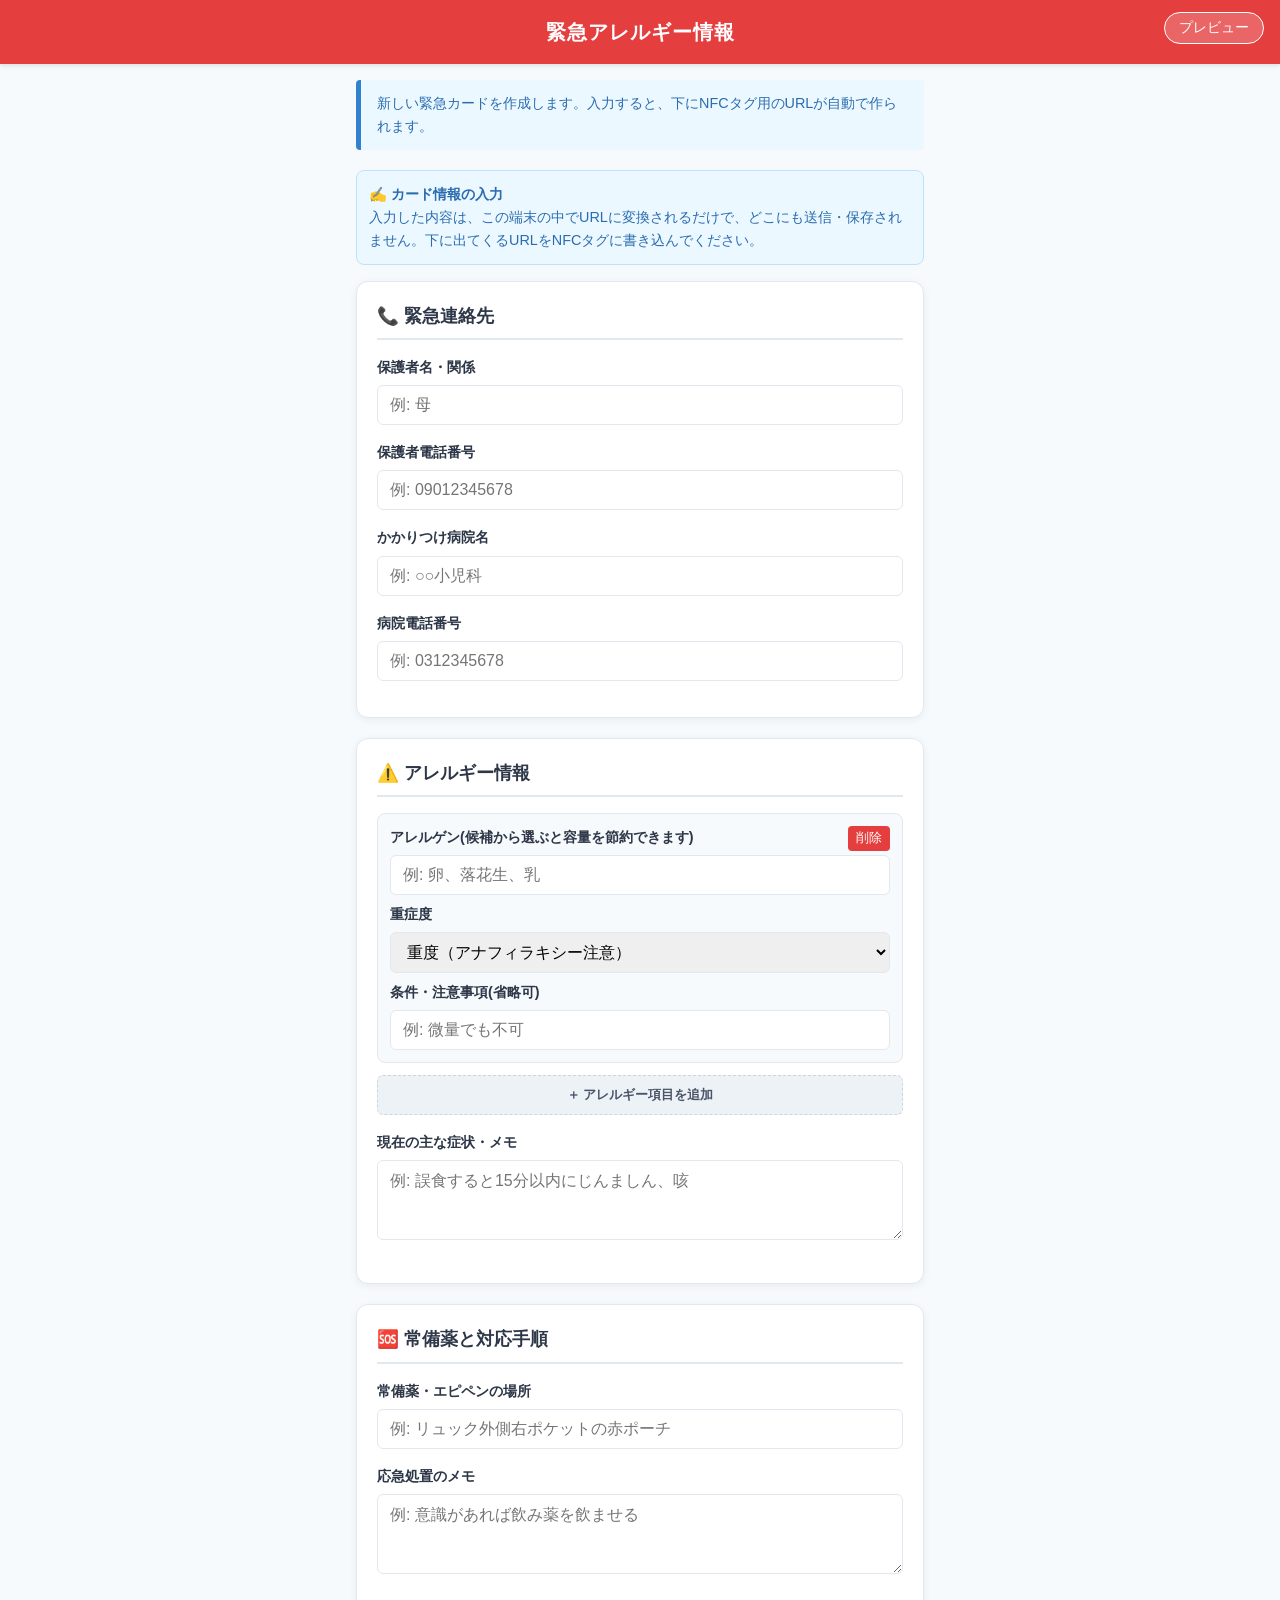
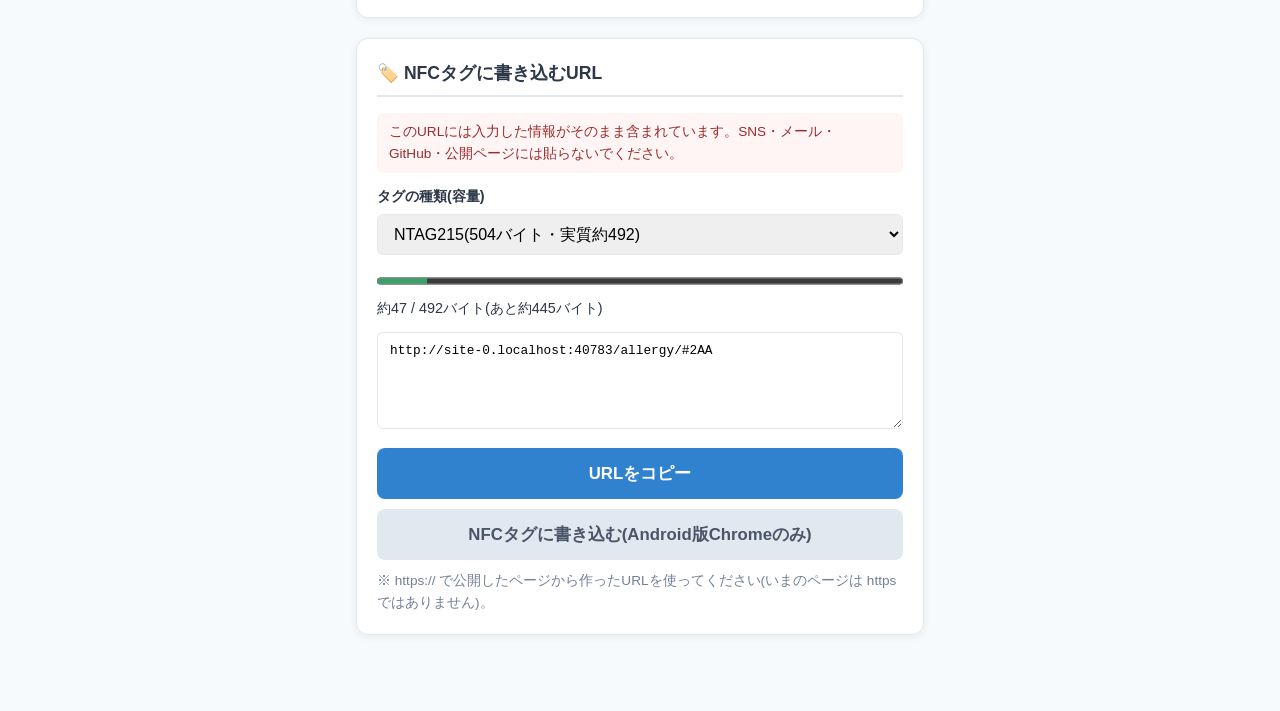
<file: allergy/index.html>
<!DOCTYPE html>
<html lang="ja">
<head>
    <meta charset="UTF-8">
    <meta name="viewport" content="width=device-width, initial-scale=1.0">
    <!-- サーバーのいらない静的ページ。外部通信(connect-src)は一切禁止し、インラインのJS/CSSも使わない -->
    <meta http-equiv="Content-Security-Policy" content="default-src 'none'; script-src 'self'; style-src 'self'; img-src 'self' data:; connect-src 'none'; base-uri 'none'; form-action 'none'">
    <meta name="referrer" content="no-referrer">
    <meta name="robots" content="noindex, nofollow">
    <title>緊急アレルギー情報カード</title>
    <link rel="stylesheet" href="style.css">
</head>
<body>

    <header>
        <h1>緊急アレルギー情報</h1>
        <button id="toggleModeBtn" class="mode-switch-btn hidden" type="button">編集する</button>
    </header>

    <div class="container">

        <div id="systemNotice" class="system-notice hidden"></div>
        <a id="newLink" class="btn-action btn-secondary hidden" href="./">新しいカードを作成する</a>

        <!-- ===== 閲覧画面(タグをかざして開いたときに表示) ===== -->
        <div id="viewMode" class="hidden">
            <a href="tel:119" class="btn-call-119">🚨 救急車を呼ぶ (119番)</a>

            <div class="alert-banner">
                <strong>【緊急時のご協力のお願い】</strong><br>
                本人が倒れたり意識障害・呼吸苦がある場合は、躊躇せず119番通報およびエピペンの使用を行ってください。
            </div>

            <div class="card">
                <div class="card-title">📞 緊急連絡先</div>
                <div class="contact-list">
                    <div class="contact-item">
                        <div>
                            <div class="muted-label">保護者 / 緊急連絡先</div>
                            <div class="bold" id="view-guardian-name">未設定</div>
                        </div>
                        <a id="view-guardian-phone-link" href="#" class="btn-phone">📞 <span id="view-guardian-phone">未設定</span></a>
                    </div>
                    <div class="contact-item">
                        <div>
                            <div class="muted-label">かかりつけ病院</div>
                            <div class="bold" id="view-hospital-name">未設定</div>
                        </div>
                        <a id="view-hospital-phone-link" href="#" class="btn-phone">📞 <span id="view-hospital-phone">未設定</span></a>
                    </div>
                </div>
            </div>

            <div class="card">
                <div class="card-title">⚠️ 主なアレルギーと症状</div>
                <div id="view-allergy-list"></div>
                <div class="symptoms-block">
                    <div class="symptoms-label">現在の主な症状・特記事項：</div>
                    <p id="view-symptoms-text" class="symptoms-text"></p>
                </div>
            </div>

            <div class="card">
                <div class="card-title">🆘 緊急時の対応・薬の場所</div>
                <div class="mb-12">
                    <strong class="step-title-1">【1】症状の確認</strong>
                    <p class="step-body">呼吸苦や意識障害がある場合は、すぐに救急車（119番）を呼んでください。</p>
                </div>
                <div class="mb-12">
                    <strong class="step-title-2">【2】常備薬・エピペンの場所</strong>
                    <p id="view-medicine-location" class="medicine-box"></p>
                </div>
                <div>
                    <strong class="step-title-3">【3】応急処置メモ</strong>
                    <p id="view-response-step3" class="step-body"></p>
                </div>
            </div>

            <div class="card">
                <div class="card-title step-title-1">💉 エピペンの打ち方 <span class="epipen-hint">＊迷ったら打つ！</span></div>
                <ol class="step-list">
                    <li class="step-item">青い安全キャップを外す<br><small class="small-red">（オレンジ色の部分は針が出るので注意）</small></li>
                    <li class="step-item">オレンジ色の先端を太ももの外側に当てる<br><small class="small-gray">（ズボンの厚い縫い目は避ける）</small></li>
                    <li class="step-item">強く押し込む<br><small class="small-gray">（カチッという音で注射開始）</small></li>
                    <li class="step-item">約3秒間押し当てたままにする<br><small class="small-gray">（その後、真っ直ぐ引き抜く）</small></li>
                    <li class="step-item">注射後は患部を軽く数秒さする</li>
                    <li class="step-item"><strong>必ず救急車を呼ぶ</strong></li>
                </ol>
            </div>
        </div>

        <!-- ===== 入力・編集画面 ===== -->
        <div id="editMode" class="hidden">
            <div class="edit-intro">
                ✍️ <strong>カード情報の入力</strong><br>
                入力した内容は、この端末の中でURLに変換されるだけで、どこにも送信・保存されません。下に出てくるURLをNFCタグに書き込んでください。
            </div>

            <form id="allergyForm" autocomplete="off">
                <div class="card">
                    <div class="card-title">📞 緊急連絡先</div>
                    <div class="form-group">
                        <label for="edit-guardian-name">保護者名・関係</label>
                        <input type="text" id="edit-guardian-name" class="form-control" placeholder="例: 母" maxlength="50">
                    </div>
                    <div class="form-group">
                        <label for="edit-guardian-phone">保護者電話番号</label>
                        <input type="tel" id="edit-guardian-phone" class="form-control" placeholder="例: 09012345678" maxlength="20">
                    </div>
                    <div class="form-group">
                        <label for="edit-hospital-name">かかりつけ病院名</label>
                        <input type="text" id="edit-hospital-name" class="form-control" placeholder="例: ○○小児科" maxlength="50">
                    </div>
                    <div class="form-group">
                        <label for="edit-hospital-phone">病院電話番号</label>
                        <input type="tel" id="edit-hospital-phone" class="form-control" placeholder="例: 0312345678" maxlength="20">
                    </div>
                </div>

                <div class="card">
                    <div class="card-title">⚠️ アレルギー情報</div>
                    <div id="edit-allergy-container"></div>
                    <button type="button" class="btn-add" id="addAllergyBtn">＋ アレルギー項目を追加</button>
                    <div class="form-group">
                        <label for="edit-symptoms-text">現在の主な症状・メモ</label>
                        <textarea id="edit-symptoms-text" class="form-control" maxlength="500" placeholder="例: 誤食すると15分以内にじんましん、咳"></textarea>
                    </div>
                </div>

                <div class="card">
                    <div class="card-title">🆘 常備薬と対応手順</div>
                    <div class="form-group">
                        <label for="edit-medicine-location">常備薬・エピペンの場所</label>
                        <input type="text" id="edit-medicine-location" class="form-control" maxlength="200" placeholder="例: リュック外側右ポケットの赤ポーチ">
                    </div>
                    <div class="form-group">
                        <label for="edit-response-step3">応急処置のメモ</label>
                        <textarea id="edit-response-step3" class="form-control" maxlength="500" placeholder="例: 意識があれば飲み薬を飲ませる"></textarea>
                    </div>
                </div>
            </form>

            <div class="card" id="outputPanel">
                <div class="card-title">🏷️ NFCタグに書き込むURL</div>

                <div class="privacy-note">このURLには入力した情報がそのまま含まれています。SNS・メール・GitHub・公開ページには貼らないでください。</div>

                <div class="form-group">
                    <label for="tagType">タグの種類(容量)</label>
                    <select id="tagType" class="form-control">
                        <option value="137">NTAG213(144バイト・実質約137)</option>
                        <option value="492" selected>NTAG215(504バイト・実質約492)</option>
                        <option value="868">NTAG216(888バイト・実質約868)</option>
                    </select>
                </div>

                <progress id="meter" max="492" value="0"></progress>
                <p id="meterText" class="meter-text"></p>

                <textarea id="urlOut" class="form-control url-out" readonly rows="5"></textarea>

                <button type="button" id="copyBtn" class="btn-action btn-primary">URLをコピー</button>
                <button type="button" id="nfcBtn" class="btn-action btn-secondary">NFCタグに書き込む(Android版Chromeのみ)</button>
                <p id="outNotice" class="out-notice"></p>
            </div>
        </div>

    </div>

    <script src="kanji-table.js"></script>
    <script src="codec.js"></script>
    <script src="app.js"></script>
</body>
</html>
</file>
<file: allergy/style.css>
:root {
    --primary-red: #e53e3e;
    --warning-orange: #dd6b20;
    --warning-yellow: #d69e2e;
    --safe-green: #38a169;
    --bg-gray: #f7fafc;
    --card-bg: #ffffff;
    --text-dark: #2d3748;
    --text-muted: #718096;
    --border-color: #e2e8f0;
}
* { box-sizing: border-box; margin: 0; padding: 0; font-family: -apple-system, BlinkMacSystemFont, "Segoe UI", Roboto, "Helvetica Neue", Arial, sans-serif; }
body { background-color: var(--bg-gray); color: var(--text-dark); line-height: 1.6; padding-bottom: 40px; }
header { background-color: var(--primary-red); color: white; text-align: center; padding: 16px 20px; box-shadow: 0 2px 4px rgba(0,0,0,0.1); position: sticky; top: 0; z-index: 100; }
header h1 { font-size: 1.25rem; font-weight: bold; letter-spacing: 0.05em; }
.container { max-width: 600px; margin: 0 auto; padding: 16px; }
.alert-banner { background-color: #fff5f5; border-left: 5px solid var(--primary-red); padding: 12px 16px; border-radius: 4px; margin-bottom: 20px; font-size: 0.9rem; color: #9b2c2c; }
.system-notice { background-color: #ebf8ff; border-left: 5px solid #3182ce; padding: 12px 16px; border-radius: 4px; margin-bottom: 20px; font-size: 0.9rem; color: #2b6cb0; }
.system-notice.error { background-color: #fff5f5; border-left-color: var(--primary-red); color: #9b2c2c; }
.card { background: var(--card-bg); border-radius: 12px; padding: 20px; margin-bottom: 20px; box-shadow: 0 2px 8px rgba(0,0,0,0.06); border: 1px solid var(--border-color); }
.card-title { font-size: 1.1rem; font-weight: bold; color: var(--text-dark); border-bottom: 2px solid var(--border-color); padding-bottom: 8px; margin-bottom: 16px; display: flex; align-items: center; gap: 8px; }
.btn-call-119 { display: block; width: 100%; background-color: var(--primary-red); color: white; text-align: center; padding: 14px; border-radius: 8px; font-size: 1.1rem; font-weight: bold; text-decoration: none; box-shadow: 0 4px 6px rgba(229, 62, 62, 0.3); margin-bottom: 12px; }
.btn-phone { display: inline-flex; align-items: center; justify-content: center; gap: 6px; background-color: #edf2f7; color: var(--text-dark); text-decoration: none; padding: 8px 14px; border-radius: 6px; font-weight: bold; font-size: 0.95rem; border: 1px solid #cbd5e0; }
.btn-action { display: block; width: 100%; padding: 14px; border: none; border-radius: 8px; font-size: 1.05rem; font-weight: bold; cursor: pointer; text-align: center; text-decoration: none; margin-bottom: 10px; }
.btn-action:disabled { opacity: 0.5; cursor: not-allowed; }
.btn-primary { background-color: #3182ce; color: white; }
.btn-secondary { background-color: #e2e8f0; color: #4a5568; }
.contact-list { display: flex; flex-direction: column; gap: 12px; }
.contact-item { display: flex; justify-content: space-between; align-items: center; padding: 8px 0; border-bottom: 1px dashed var(--border-color); }
.contact-item:last-child { border-bottom: none; }
.allergy-item { padding: 12px; border-radius: 8px; background-color: #f8fafc; margin-bottom: 12px; border-left: 5px solid #cbd5e0; }
.allergy-item.severe { border-left-color: var(--primary-red); background-color: #fff5f5; }
.allergy-item.moderate { border-left-color: var(--warning-orange); background-color: #fffaf0; }
.allergy-item.mild { border-left-color: var(--warning-yellow); background-color: #fffff0; }
.allergy-header { display: flex; justify-content: space-between; align-items: center; margin-bottom: 6px; }
.allergy-name { font-weight: bold; font-size: 1.05rem; }
.allergy-note { font-size: 0.9rem; color: #4a5568; }
.badge { font-size: 0.75rem; padding: 3px 8px; border-radius: 12px; color: white; font-weight: bold; }
.badge-severe { background-color: var(--primary-red); }
.badge-moderate { background-color: var(--warning-orange); }
.badge-mild { background-color: var(--warning-yellow); color: #744210; }
.step-list { list-style: none; counter-reset: step-counter; }
.step-item { position: relative; padding-left: 36px; margin-bottom: 14px; font-size: 0.95rem; }
.step-item::before { counter-increment: step-counter; content: counter(step-counter); position: absolute; left: 0; top: 2px; width: 24px; height: 24px; background-color: var(--primary-red); color: white; border-radius: 50%; text-align: center; line-height: 24px; font-weight: bold; font-size: 0.85rem; }
.form-group { margin-bottom: 16px; }
.form-group label { display: block; font-weight: bold; font-size: 0.9rem; margin-bottom: 6px; }
.form-control { width: 100%; padding: 10px 12px; border: 1px solid var(--border-color); border-radius: 6px; font-size: 1rem; }
textarea.form-control { resize: vertical; min-height: 80px; }
.dynamic-item { background-color: #f7fafc; border: 1px solid var(--border-color); padding: 12px; border-radius: 8px; margin-bottom: 12px; }
.btn-remove { background: #e53e3e; color: white; border: none; padding: 4px 8px; border-radius: 4px; font-size: 0.8rem; cursor: pointer; float: right; }
.btn-add { background-color: #edf2f7; border: 1px dashed #cbd5e0; color: #4a5568; width: 100%; padding: 10px; border-radius: 6px; cursor: pointer; font-weight: bold; margin-bottom: 16px; }
.hidden { display: none !important; }
.mode-switch-btn { background: rgba(255, 255, 255, 0.2); color: white; border: 1px solid white; padding: 6px 14px; border-radius: 20px; font-size: 0.85rem; position: absolute; right: 16px; top: 12px; cursor: pointer; }
.empty-notice { text-align: center; color: var(--text-muted); padding: 20px 0; font-size: 0.95rem; }
.muted-label { font-size: 0.85rem; color: var(--text-muted); }
.bold { font-weight: bold; }
.edit-intro { background-color: #ebf8ff; border: 1px solid #bee3f8; padding: 12px; border-radius: 8px; margin-bottom: 16px; font-size: 0.9rem; color: #2b6cb0; }
.step-title-1 { color: var(--primary-red); }
.step-title-2 { color: #2b6cb0; }
.step-title-3 { color: var(--safe-green); }
.step-body { font-size: 0.95rem; margin-top: 2px; }
.medicine-box { font-size: 0.95rem; background: #ebf8ff; padding: 8px 12px; border-radius: 6px; margin-top: 4px; font-weight: bold; border-left: 4px solid #3182ce; }
.symptoms-block { margin-top: 12px; }
.symptoms-label { font-weight: bold; font-size: 0.9rem; margin-bottom: 4px; }
.symptoms-text { font-size: 0.95rem; color: #4a5568; white-space: pre-wrap; }
.mb-12 { margin-bottom: 12px; }
.mb-8 { margin-bottom: 8px; }
.mb-0 { margin-bottom: 0; }
.small-red { color: #e53e3e; }
.small-gray { color: #718096; }
.epipen-hint { font-size: 0.8rem; color: #718096; font-weight: normal; }

/* NFC書き込み用パネル */
progress#meter { width: 100%; height: 14px; margin-bottom: 4px; accent-color: #38a169; }
progress#meter.warn { accent-color: #d69e2e; }
progress#meter.over { accent-color: #e53e3e; }
.meter-text { font-size: 0.9rem; margin-bottom: 12px; }
.meter-text.warn { color: #975a16; }
.meter-text.over { color: #c53030; font-weight: bold; }
.url-out { font-family: ui-monospace, Menlo, Consolas, monospace; font-size: 0.8rem; word-break: break-all; margin-bottom: 12px; }
.out-notice { font-size: 0.85rem; color: var(--text-muted); margin-top: 4px; }
.privacy-note { font-size: 0.85rem; color: #9b2c2c; background: #fff5f5; padding: 8px 12px; border-radius: 6px; margin-bottom: 12px; }
</file>
